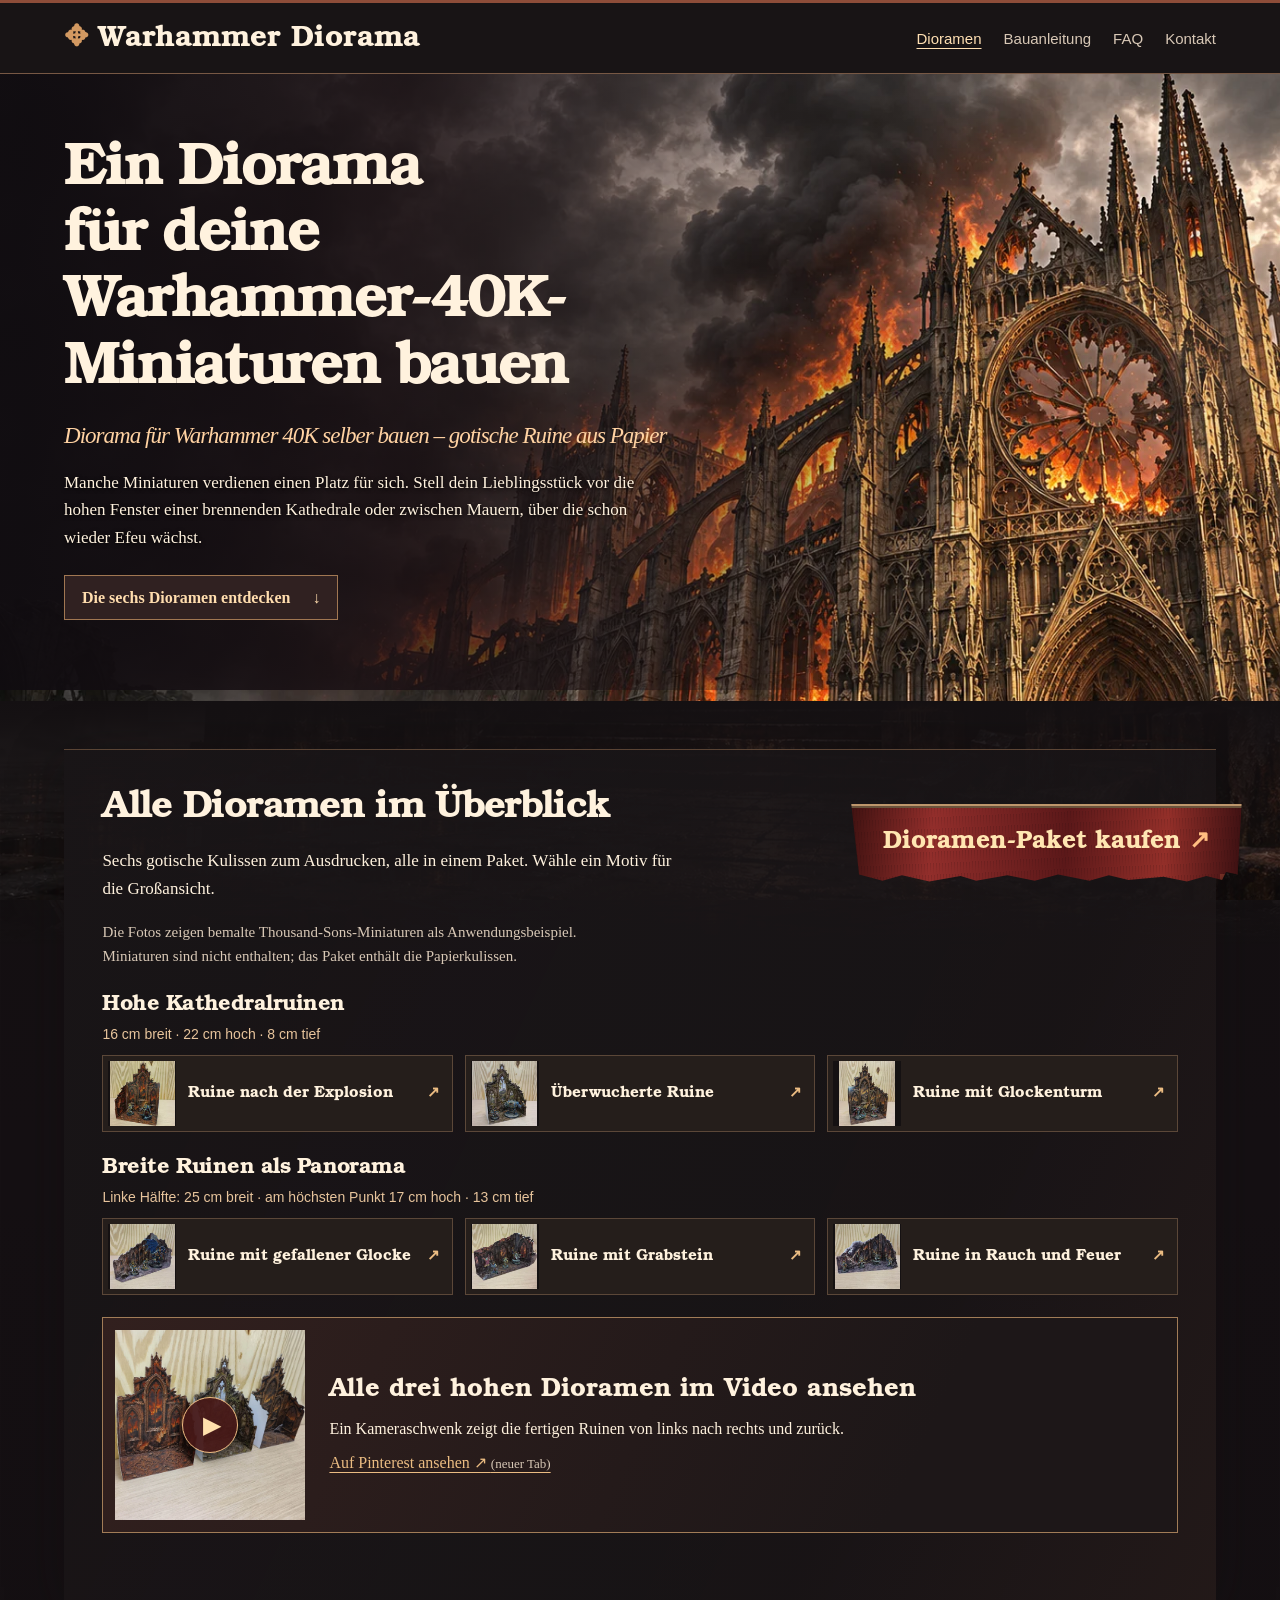
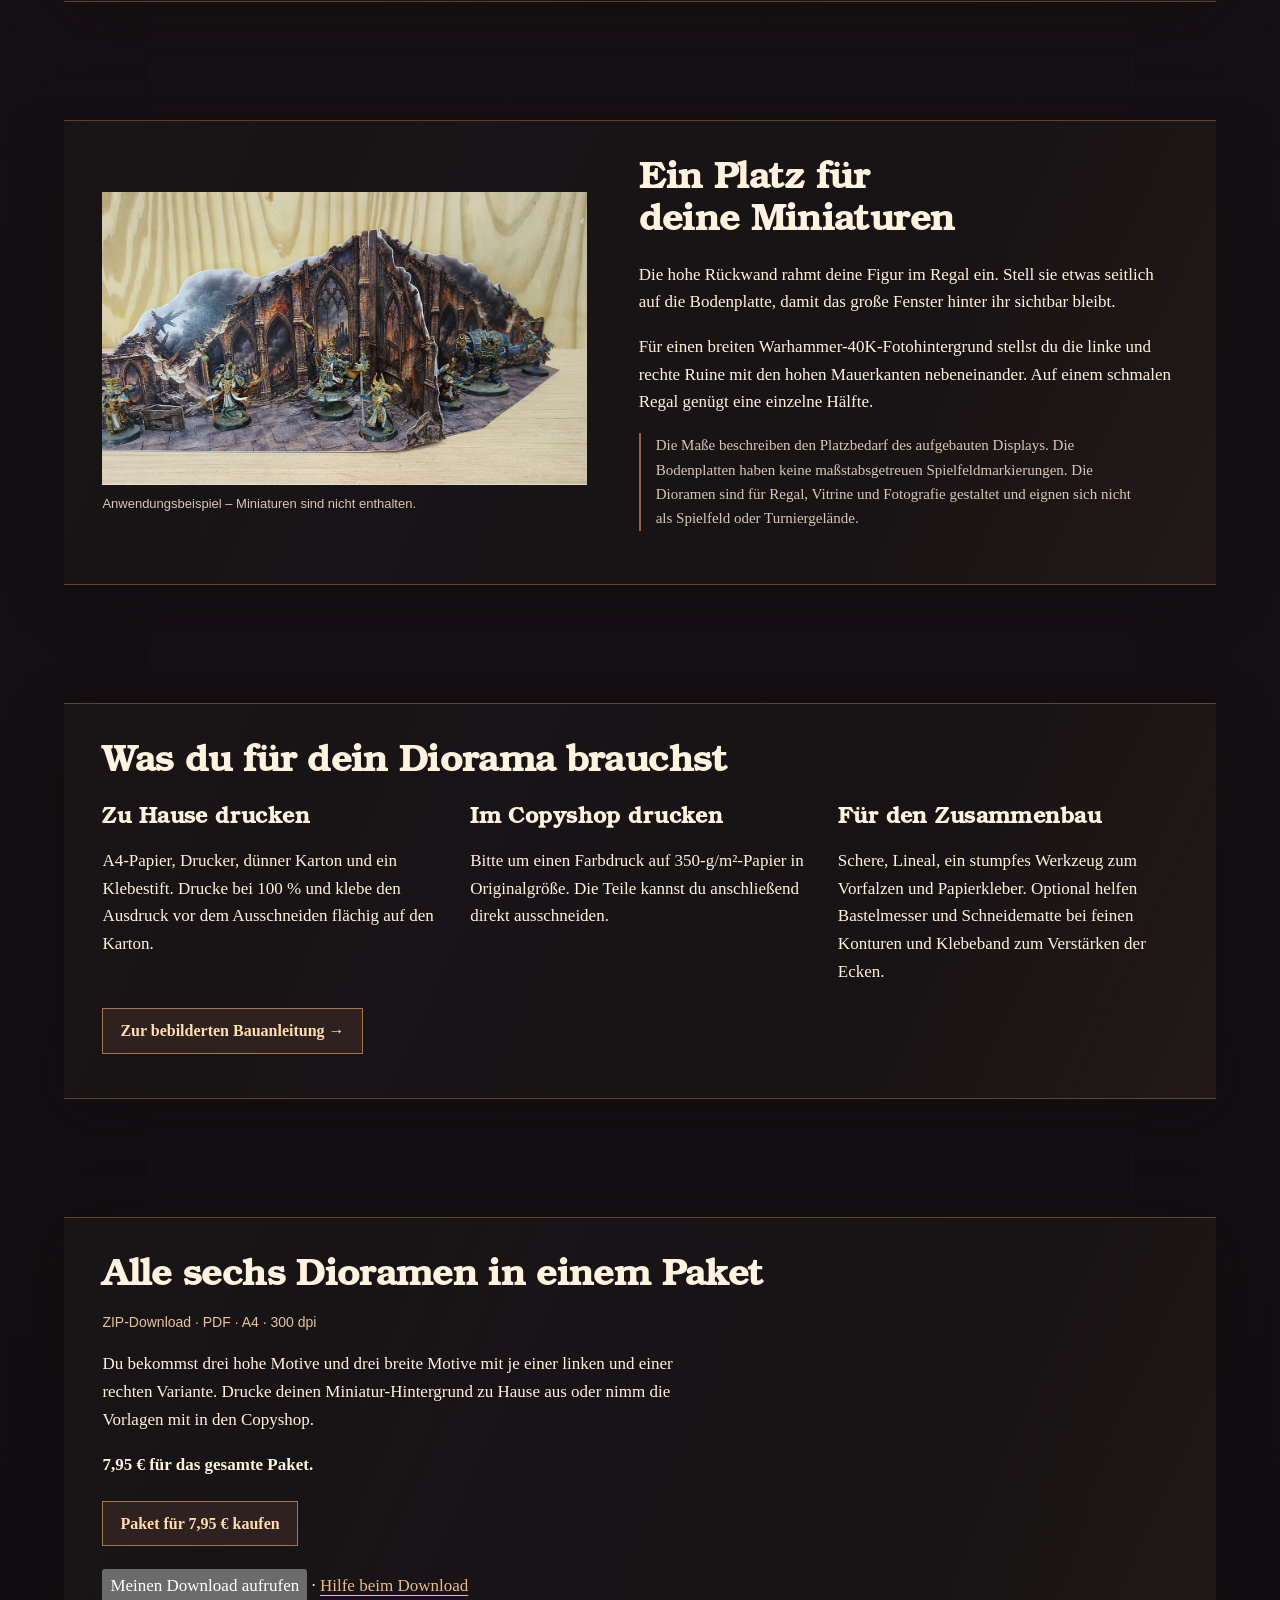
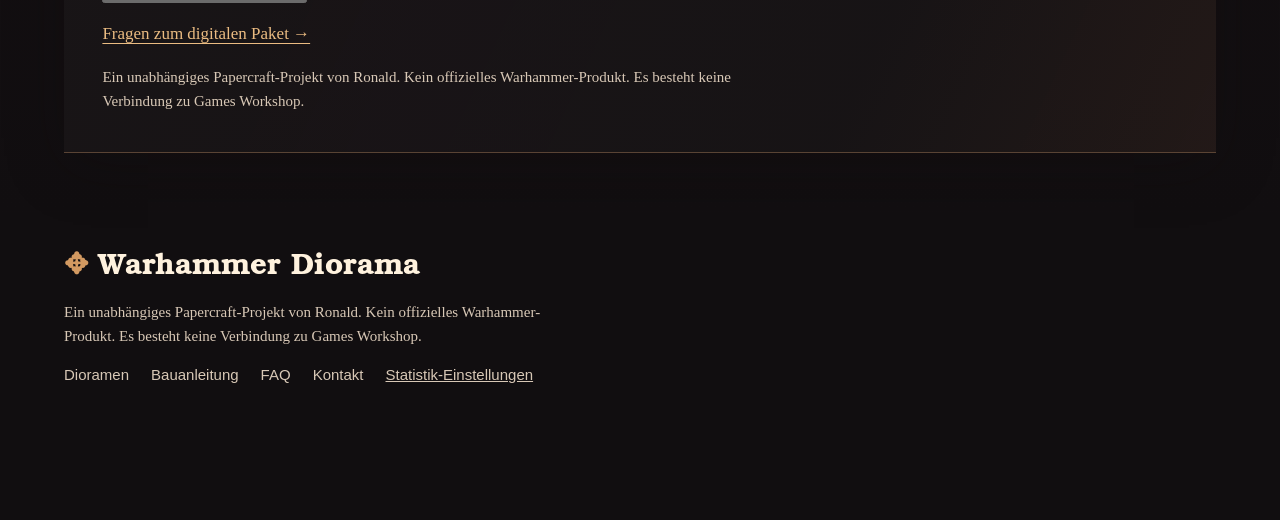
<file: index.html>
<!doctype html><html lang="de"><head><meta charset="utf-8"><meta name="viewport" content="width=device-width, initial-scale=1"><title>Diorama für Warhammer 40K selber bauen – gotische Ruine aus Papier</title><meta name="description" content="Sechs gotische Dioramen als Fotohintergrund für Warhammer-40K-Miniaturen. Entdecke die Motive, Maße und die bebilderte Bauanleitung."><meta name="theme-color" content="#171213"><link rel="icon" href="assets/rose.svg"><link rel="stylesheet" href="assets/style.css"><script src="assets/site.js" defer></script><script src="assets/checkout.js" defer></script></head><body><a class="skip" href="#inhalt">Zum Inhalt</a><header><div class="bar"><a class="brand" href="index.html"><span class="sigil" aria-hidden="true">✥</span> Warhammer Diorama</a><nav aria-label="Hauptnavigation"><a href="index.html" aria-current="page">Dioramen</a><a href="diorama-zum-ausdrucken/index.html" >Bauanleitung</a><a href="faq.html" >FAQ</a><a href="kontakt.html" >Kontakt</a></nav></div></header><main id="inhalt"><section class="hero "><div class="inner"><div class="lead"><h1>Ein Diorama für deine Warhammer-40K-Miniaturen bauen</h1><h2>Diorama für Warhammer 40K selber bauen – gotische Ruine aus Papier</h2><p>Manche Miniaturen verdienen einen Platz für sich. Stell dein Lieblingsstück vor die hohen Fenster einer brennenden Kathedrale oder zwischen Mauern, über die schon wieder Efeu wächst.</p><a class="action" href="#modelle">Die sechs Dioramen entdecken <b>↓</b></a></div></div></section><section class="zone nave" data-depth><div class="inner"><div id="modelle"><h2>Alle Dioramen im Überblick</h2><p>Sechs gotische Kulissen zum Ausdrucken, alle in einem Paket. Wähle ein Motiv für die Großansicht.</p><p class="fine">Die Fotos zeigen bemalte Thousand-Sons-Miniaturen als Anwendungsbeispiel. Miniaturen sind nicht enthalten; das Paket enthält die Papierkulissen.</p><div class="group"><h3>Hohe Kathedralruinen</h3><p>16 cm breit · 22 cm hoch · 8 cm tief</p><div class="tiles"><a class="tile" href="#ansicht-brand"><img loading="lazy" decoding="async" width="1200" height="1200" src="assets/brandruine-thousand-sons-klein.webp" alt="Zwei Thousand-Sons-Miniaturen im hohen Papierdiorama mit brennender Kathedrale" title="Zwei Thousand-Sons-Miniaturen im hohen Papierdiorama mit brennender Kathedrale"><span>Ruine nach der Explosion</span><b aria-hidden="true">↗</b></a><a class="tile" href="#ansicht-efeu"><img loading="lazy" decoding="async" width="1200" height="1200" src="assets/efeuruine-thousand-sons-helbrute-klein.webp" alt="Thousand-Sons-Miniatur und Helbrute vor einer überwucherten gotischen Papierruine" title="Thousand-Sons-Miniatur und Helbrute vor einer überwucherten gotischen Papierruine"><span>Überwucherte Ruine</span><b aria-hidden="true">↗</b></a><a class="tile" href="#ansicht-glockenturm"><img loading="lazy" decoding="async" width="1024" height="1200" src="assets/glockenturm-thousand-sons-klein.webp" alt="Zwei bemalte Thousand-Sons-Miniaturen vor der hohen gotischen Papierruine mit Glockenturm" title="Zwei bemalte Thousand-Sons-Miniaturen vor der hohen gotischen Papierruine mit Glockenturm"><span>Ruine mit Glockenturm</span><b aria-hidden="true">↗</b></a></div></div><div class="group"><h3>Breite Ruinen als Panorama</h3><p>Linke Hälfte: 25 cm breit · am höchsten Punkt 17 cm hoch · 13 cm tief</p><div class="tiles"><a class="tile" href="#ansicht-glocke"><img loading="lazy" decoding="async" width="1200" height="1200" src="assets/glockenruine-thousand-sons-klein.webp" alt="Thousand-Sons-Miniaturen und ein geflügelter Dämonenprinz in einer breiten Papierruine mit gefallener Glocke" title="Thousand-Sons-Miniaturen und ein geflügelter Dämonenprinz in einer breiten Papierruine mit gefallener Glocke"><span>Ruine mit gefallener Glocke</span><b aria-hidden="true">↗</b></a><a class="tile" href="#ansicht-grabstein"><img loading="lazy" decoding="async" width="1200" height="1200" src="assets/grabsteinruine-thousand-sons-klein.webp" alt="Bemalte Thousand-Sons-Miniaturen in einer breiten gotischen Papierruine mit Grabstein" title="Bemalte Thousand-Sons-Miniaturen in einer breiten gotischen Papierruine mit Grabstein"><span>Ruine mit Grabstein</span><b aria-hidden="true">↗</b></a><a class="tile" href="#ansicht-rauch"><img loading="lazy" decoding="async" width="1200" height="1200" src="assets/rauchruine-thousand-sons-klein.webp" alt="Vier Thousand-Sons-Miniaturen in einer einzelnen breiten Papierruine mit Rauchmotiv" title="Vier Thousand-Sons-Miniaturen in einer einzelnen breiten Papierruine mit Rauchmotiv"><span>Ruine in Rauch und Feuer</span><b aria-hidden="true">↗</b></a></div></div><a class="video-card" href="https://pin.it/5EqTO04B2" target="_blank" rel="noopener noreferrer">
  <span class="video-poster"><img src="assets/hohe-ruinen.webp" width="1000" height="1000" loading="lazy" decoding="async" alt="Die drei hohen Kathedralruinen nebeneinander"><span class="video-play" aria-hidden="true">&#9654;&#65038;</span></span>
  <span class="video-copy"><strong>Alle drei hohen Dioramen im Video ansehen</strong><span>Ein Kameraschwenk zeigt die fertigen Ruinen von links nach rechts und zurück.</span><span class="video-platform">Auf Pinterest ansehen ↗ <small>(neuer Tab)</small></span></span>
</a></div><article class="view" id="ansicht-brand" tabindex="-1"><div class="viewbox"><a class="close" href="#modelle" aria-label="Zurück zur Modellübersicht">×</a><div class="model-photos"><figure class="display-example"><img loading="lazy" decoding="async" width="1200" height="1200" src="assets/brandruine-thousand-sons.webp" alt="Zwei Thousand-Sons-Miniaturen im hohen Papierdiorama mit brennender Kathedrale" title="Zwei Thousand-Sons-Miniaturen im hohen Papierdiorama mit brennender Kathedrale"><figcaption>Anwendungsbeispiel – Miniaturen sind nicht enthalten.</figcaption></figure><details><summary>Diorama ohne Miniaturen ansehen</summary><img class="" loading="lazy" decoding="async" width="1000" height="1000" src="assets/brand.webp" alt="Ruine nach der Explosion"></details></div><div><h3>Ruine nach der Explosion</h3><p>Geborstene Balken, Feuer hinter den Spitzbogenfenstern und zwei Rosetten im Steinboden.</p><p class="measure">16 cm breit · 22 cm hoch · 8 cm tief</p><a href="diorama-zum-ausdrucken/index.html#hoch">Aufbau ansehen →</a></div></div></article><article class="view" id="ansicht-efeu" tabindex="-1"><div class="viewbox"><a class="close" href="#modelle" aria-label="Zurück zur Modellübersicht">×</a><div class="model-photos"><figure class="display-example"><img loading="lazy" decoding="async" width="1200" height="1200" src="assets/efeuruine-thousand-sons-helbrute.webp" alt="Thousand-Sons-Miniatur und Helbrute vor einer überwucherten gotischen Papierruine" title="Thousand-Sons-Miniatur und Helbrute vor einer überwucherten gotischen Papierruine"><figcaption>Anwendungsbeispiel – Miniaturen sind nicht enthalten.</figcaption></figure><details><summary>Diorama ohne Miniaturen ansehen</summary><img class="" loading="lazy" decoding="async" width="866" height="1000" src="assets/efeu.webp" alt="Überwucherte Ruine"></details></div><div><h3>Überwucherte Ruine</h3><p>Efeu wächst über die Mauern. Durch das hohe Fenster siehst du ein grünes Tal.</p><p class="measure">16 cm breit · 22 cm hoch · 8 cm tief</p><a href="diorama-zum-ausdrucken/index.html#hoch">Aufbau ansehen →</a></div></div></article><article class="view" id="ansicht-glockenturm" tabindex="-1"><div class="viewbox"><a class="close" href="#modelle" aria-label="Zurück zur Modellübersicht">×</a><div class="model-photos"><figure class="display-example"><img loading="lazy" decoding="async" width="1024" height="1200" src="assets/glockenturm-thousand-sons.webp" alt="Zwei bemalte Thousand-Sons-Miniaturen vor der hohen gotischen Papierruine mit Glockenturm" title="Zwei bemalte Thousand-Sons-Miniaturen vor der hohen gotischen Papierruine mit Glockenturm"><figcaption>Anwendungsbeispiel – Miniaturen sind nicht enthalten.</figcaption></figure><details><summary>Diorama ohne Miniaturen ansehen</summary><img class="" loading="lazy" decoding="async" width="1000" height="1000" src="assets/glockenturm.webp" alt="Ruine mit Glockenturm"></details></div><div><h3>Ruine mit Glockenturm</h3><p>Über dem großen Fenster hängt noch die Glocke. Auf dem Boden wiederholt sich ihr Umriss.</p><p class="measure">16 cm breit · 22 cm hoch · 8 cm tief</p><a href="diorama-zum-ausdrucken/index.html#hoch">Aufbau ansehen →</a></div></div></article><article class="view" id="ansicht-glocke" tabindex="-1"><div class="viewbox"><a class="close" href="#modelle" aria-label="Zurück zur Modellübersicht">×</a><div class="model-photos"><figure class="display-example"><img loading="lazy" decoding="async" width="1200" height="1200" src="assets/glockenruine-thousand-sons.webp" alt="Thousand-Sons-Miniaturen und ein geflügelter Dämonenprinz in einer breiten Papierruine mit gefallener Glocke" title="Thousand-Sons-Miniaturen und ein geflügelter Dämonenprinz in einer breiten Papierruine mit gefallener Glocke"><figcaption>Anwendungsbeispiel – Miniaturen sind nicht enthalten.</figcaption></figure><details><summary>Diorama ohne Miniaturen ansehen</summary><img class="" loading="lazy" decoding="async" width="1020" height="612" src="assets/glocke.webp" alt="Ruine mit gefallener Glocke"></details><details><summary>Detail mit geflügeltem Dämonenprinzen ansehen</summary><figure class="display-example"><img loading="lazy" decoding="async" width="1200" height="1200" src="assets/daemoenenprinz-papierdiorama-detail.webp" alt="Detail eines blau bemalten geflügelten Dämonenprinzen vor gotischen Papierfenstern" title="Detail eines blau bemalten geflügelten Dämonenprinzen vor gotischen Papierfenstern"><figcaption>Anwendungsbeispiel – Miniaturen sind nicht enthalten.</figcaption></figure></details></div><div><h3>Ruine mit gefallener Glocke</h3><p>Vor den schmalen Fensterbögen liegt eine umgestürzte Glocke auf dem grauen Pflaster.</p><p class="measure">Linke Hälfte: 25 cm breit · 17 cm hoch · 13 cm tief</p><a href="diorama-zum-ausdrucken/index.html#breit">Aufbau ansehen →</a></div></div></article><article class="view" id="ansicht-grabstein" tabindex="-1"><div class="viewbox"><a class="close" href="#modelle" aria-label="Zurück zur Modellübersicht">×</a><div class="model-photos"><figure class="display-example"><img loading="lazy" decoding="async" width="1200" height="1200" src="assets/grabsteinruine-thousand-sons.webp" alt="Bemalte Thousand-Sons-Miniaturen in einer breiten gotischen Papierruine mit Grabstein" title="Bemalte Thousand-Sons-Miniaturen in einer breiten gotischen Papierruine mit Grabstein"><figcaption>Anwendungsbeispiel – Miniaturen sind nicht enthalten.</figcaption></figure><details><summary>Diorama ohne Miniaturen ansehen</summary><img class="" loading="lazy" decoding="async" width="1020" height="600" src="assets/grabstein.webp" alt="Ruine mit Grabstein"></details><details><summary>Beide Hälften mit Miniaturen ansehen</summary><figure class="display-example"><img loading="lazy" decoding="async" width="1200" height="635" src="assets/grabsteinpanorama-thousand-sons.webp" alt="Linke und rechte gotische Papierruine mit Grabstein als Panorama für Thousand-Sons-Miniaturen" title="Linke und rechte gotische Papierruine mit Grabstein als Panorama für Thousand-Sons-Miniaturen"><figcaption>Anwendungsbeispiel – Miniaturen sind nicht enthalten.</figcaption></figure></details></div><div><h3>Ruine mit Grabstein</h3><p>Ein einzelner Grabstein steht vor den zerbrochenen Fenstern des Kirchenschiffs.</p><p class="measure">Linke Hälfte: 25 cm breit · 17 cm hoch · 13 cm tief</p><a href="diorama-zum-ausdrucken/index.html#breit">Aufbau ansehen →</a></div></div></article><article class="view" id="ansicht-rauch" tabindex="-1"><div class="viewbox"><a class="close" href="#modelle" aria-label="Zurück zur Modellübersicht">×</a><div class="model-photos"><figure class="display-example"><img loading="lazy" decoding="async" width="1200" height="1200" src="assets/rauchruine-thousand-sons.webp" alt="Vier Thousand-Sons-Miniaturen in einer einzelnen breiten Papierruine mit Rauchmotiv" title="Vier Thousand-Sons-Miniaturen in einer einzelnen breiten Papierruine mit Rauchmotiv"><figcaption>Anwendungsbeispiel – Miniaturen sind nicht enthalten.</figcaption></figure><details><summary>Diorama ohne Miniaturen ansehen</summary><img class="" loading="lazy" decoding="async" width="1020" height="573" src="assets/rauch.webp" alt="Ruine in Rauch und Feuer"></details></div><div><h3>Ruine in Rauch und Feuer</h3><p>Dunkle Rauchwolken steigen hinter der eingestürzten Wand auf. Durch die Bögen leuchtet die brennende Stadt.</p><details><summary>Eine Hälfte als Einzelkulisse ansehen</summary><img loading="lazy" src="assets/einzelkulisse.webp" alt="Eine breite Ruine als einzelnes Display mit abgewinkelter Seitenwand"></details><p class="measure">Linke Hälfte: 25 cm breit · 17 cm hoch · 13 cm tief</p><a href="diorama-zum-ausdrucken/index.html#breit">Aufbau ansehen →</a></div></div></article></div></section><section class="zone stone"><div class="inner"><div class="feature"><figure class="display-example"><img loading="lazy" decoding="async" width="1200" height="725" src="assets/rauchpanorama-thousand-sons.webp" alt="Zwei breite Papierruinen als Panorama mit mehreren Thousand-Sons-Miniaturen" title="Zwei breite Papierruinen als Panorama mit mehreren Thousand-Sons-Miniaturen"><figcaption>Anwendungsbeispiel – Miniaturen sind nicht enthalten.</figcaption></figure><div><h2>Ein Platz für deine Miniaturen</h2><p>Die hohe Rückwand rahmt deine Figur im Regal ein. Stell sie etwas seitlich auf die Bodenplatte, damit das große Fenster hinter ihr sichtbar bleibt.</p><p>Für einen breiten Warhammer-40K-Fotohintergrund stellst du die linke und rechte Ruine mit den hohen Mauerkanten nebeneinander. Auf einem schmalen Regal genügt eine einzelne Hälfte.</p><p class="note">Die Maße beschreiben den Platzbedarf des aufgebauten Displays. Die Bodenplatten haben keine maßstabsgetreuen Spielfeldmarkierungen. Die Dioramen sind für Regal, Vitrine und Fotografie gestaltet und eignen sich nicht als Spielfeld oder Turniergelände.</p></div></div></div></section><section class="zone crypt"><div class="inner"><h2>Was du für dein Diorama brauchst</h2><div class="materials"><div><h3>Zu Hause drucken</h3><p>A4-Papier, Drucker, dünner Karton und ein Klebestift. Drucke bei 100 % und klebe den Ausdruck vor dem Ausschneiden flächig auf den Karton.</p></div><div><h3>Im Copyshop drucken</h3><p>Bitte um einen Farbdruck auf 350-g/m²-Papier in Originalgröße. Die Teile kannst du anschließend direkt ausschneiden.</p></div><div><h3>Für den Zusammenbau</h3><p>Schere, Lineal, ein stumpfes Werkzeug zum Vorfalzen und Papierkleber. Optional helfen Bastelmesser und Schneidematte bei feinen Konturen und Klebeband zum Verstärken der Ecken.</p></div></div><a class="action" href="diorama-zum-ausdrucken/index.html">Zur bebilderten Bauanleitung →</a></div></section><section class="zone deep"><div class="inner"><div id="paket" class="package"><h2>Alle sechs Dioramen in einem Paket</h2><p class="measure">ZIP-Download · PDF · A4 · 300 dpi</p><p>Du bekommst drei hohe Motive und drei breite Motive mit je einer linken und einer rechten Variante. Drucke deinen Miniatur-Hintergrund zu Hause aus oder nimm die Vorlagen mit in den Copyshop.</p><strong>7,95 € für das gesamte Paket.</strong><p><button type="button" class="action" id="buy">Paket für 7,95 € kaufen</button></p><p id="order-status" role="status" aria-live="polite"></p><p><a hidden id="zip">ZIP herunterladen</a></p><p><button type="button" id="recover">Meinen Download aufrufen</button> · <a href="kontakt.html?thema=download">Hilfe beim Download</a></p><p><a href="faq.html">Fragen zum digitalen Paket →</a></p><small>Ein unabhängiges Papercraft-Projekt von Ronald. Kein offizielles Warhammer-Produkt. Es besteht keine Verbindung zu Games Workshop.</small></div></div></section></main><footer><div class="inner"><div class="footername"><span class="sigil" aria-hidden="true">✥</span> Warhammer Diorama</div><p>Ein unabhängiges Papercraft-Projekt von Ronald. Kein offizielles Warhammer-Produkt. Es besteht keine Verbindung zu Games Workshop.</p><nav aria-label="Service"><a href="index.html" aria-current="page">Dioramen</a><a href="diorama-zum-ausdrucken/index.html" >Bauanleitung</a><a href="faq.html" >FAQ</a><a href="kontakt.html" >Kontakt</a><button type="button" data-consent-open>Statistik-Einstellungen</button></nav></div></footer><a class="pennant" href="index.html#paket">Dioramen-Paket kaufen <span aria-hidden="true">↗</span></a><dialog id="consent"><h2>Statistik-Einstellungen</h2><p>Darf Google Analytics Seitenaufrufe und Klicks messen? Du kannst deine Wahl jederzeit ändern.</p><button data-choice="no">Ablehnen</button> <button data-choice="yes">Statistik erlauben</button></dialog></body></html>
</file>
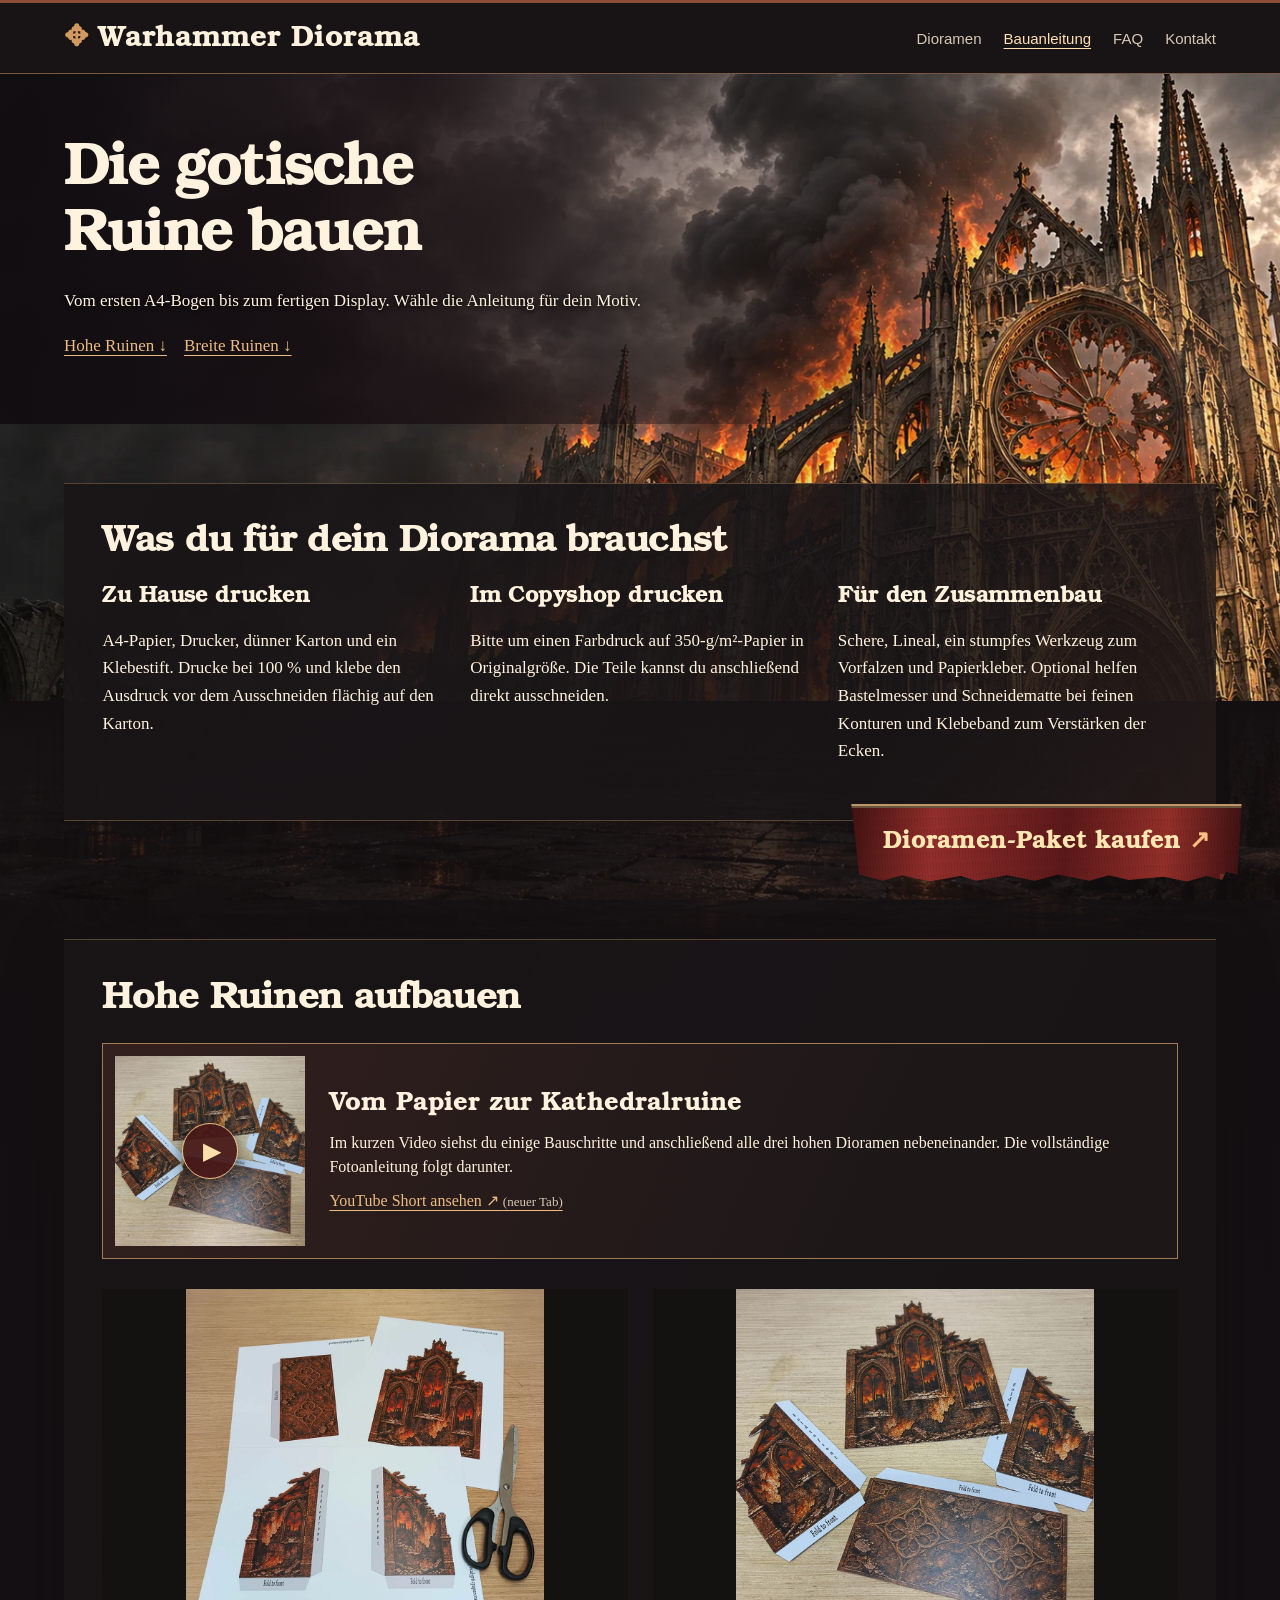
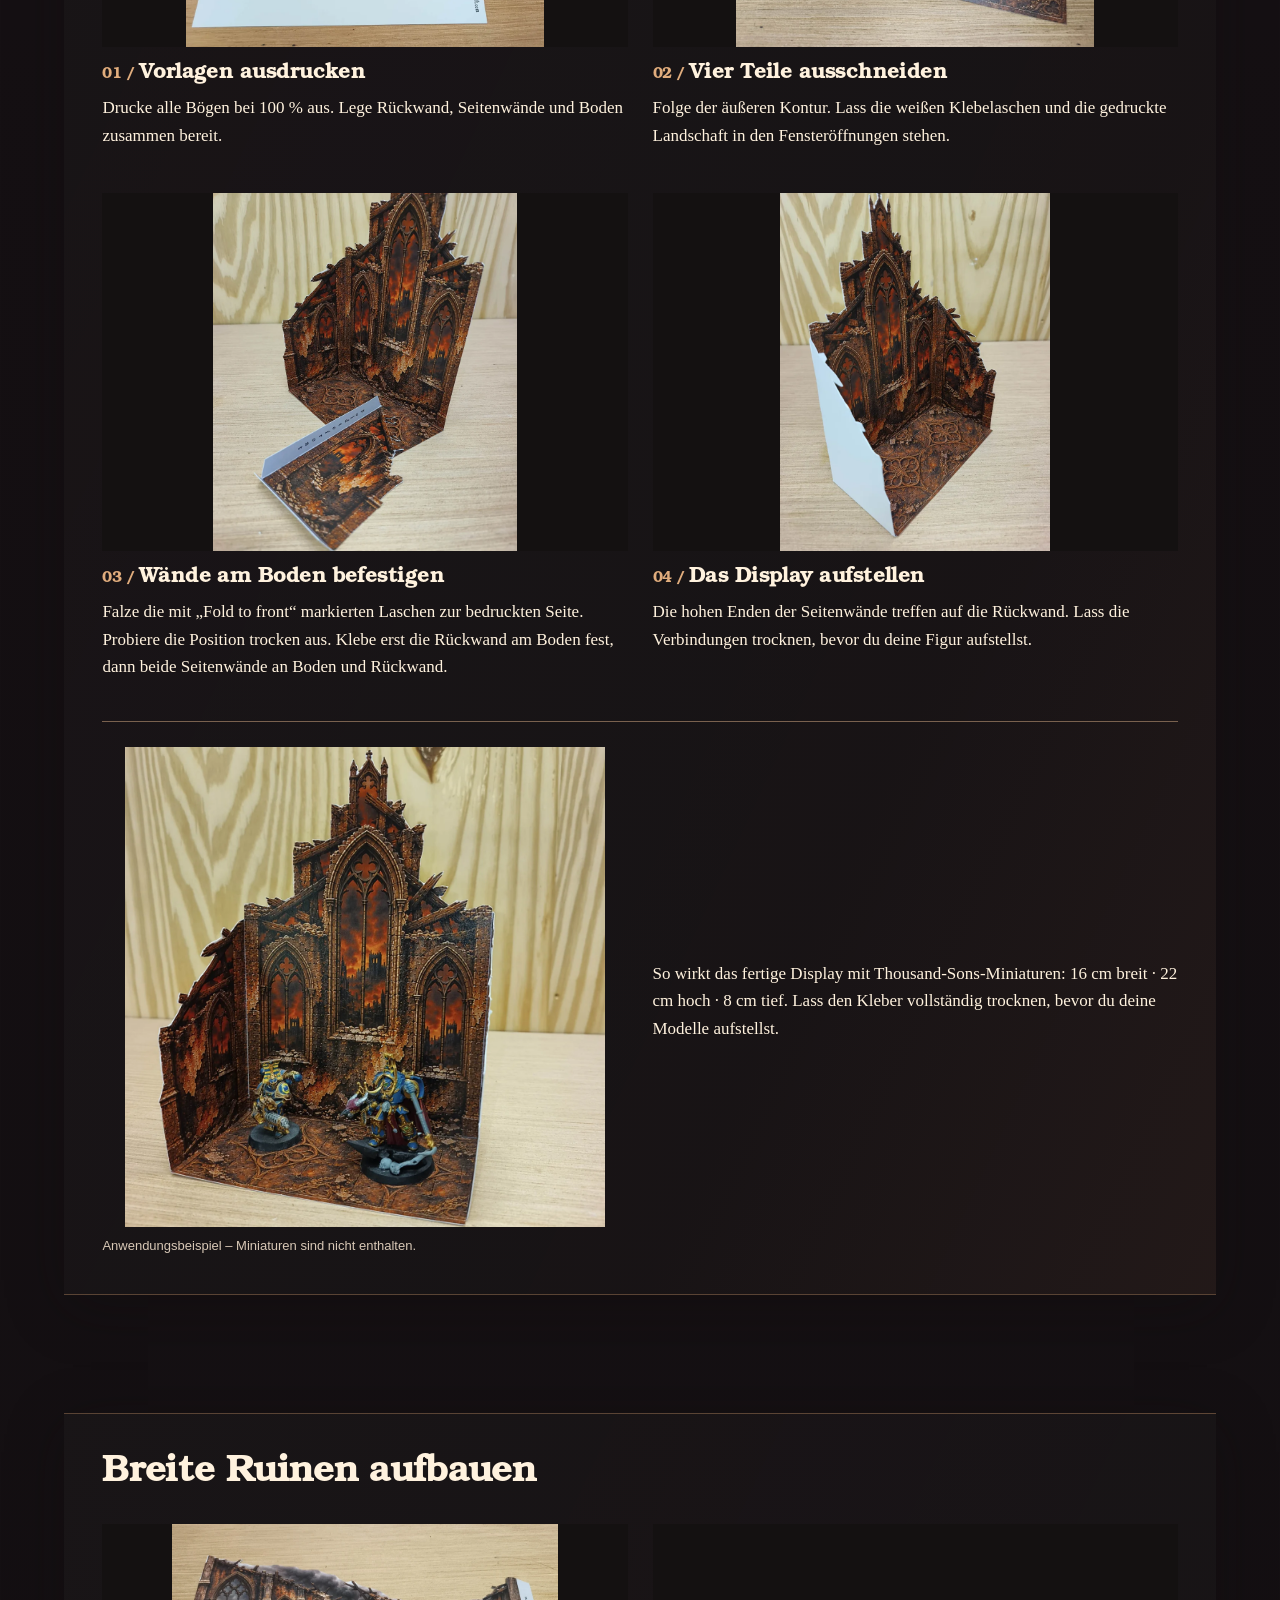
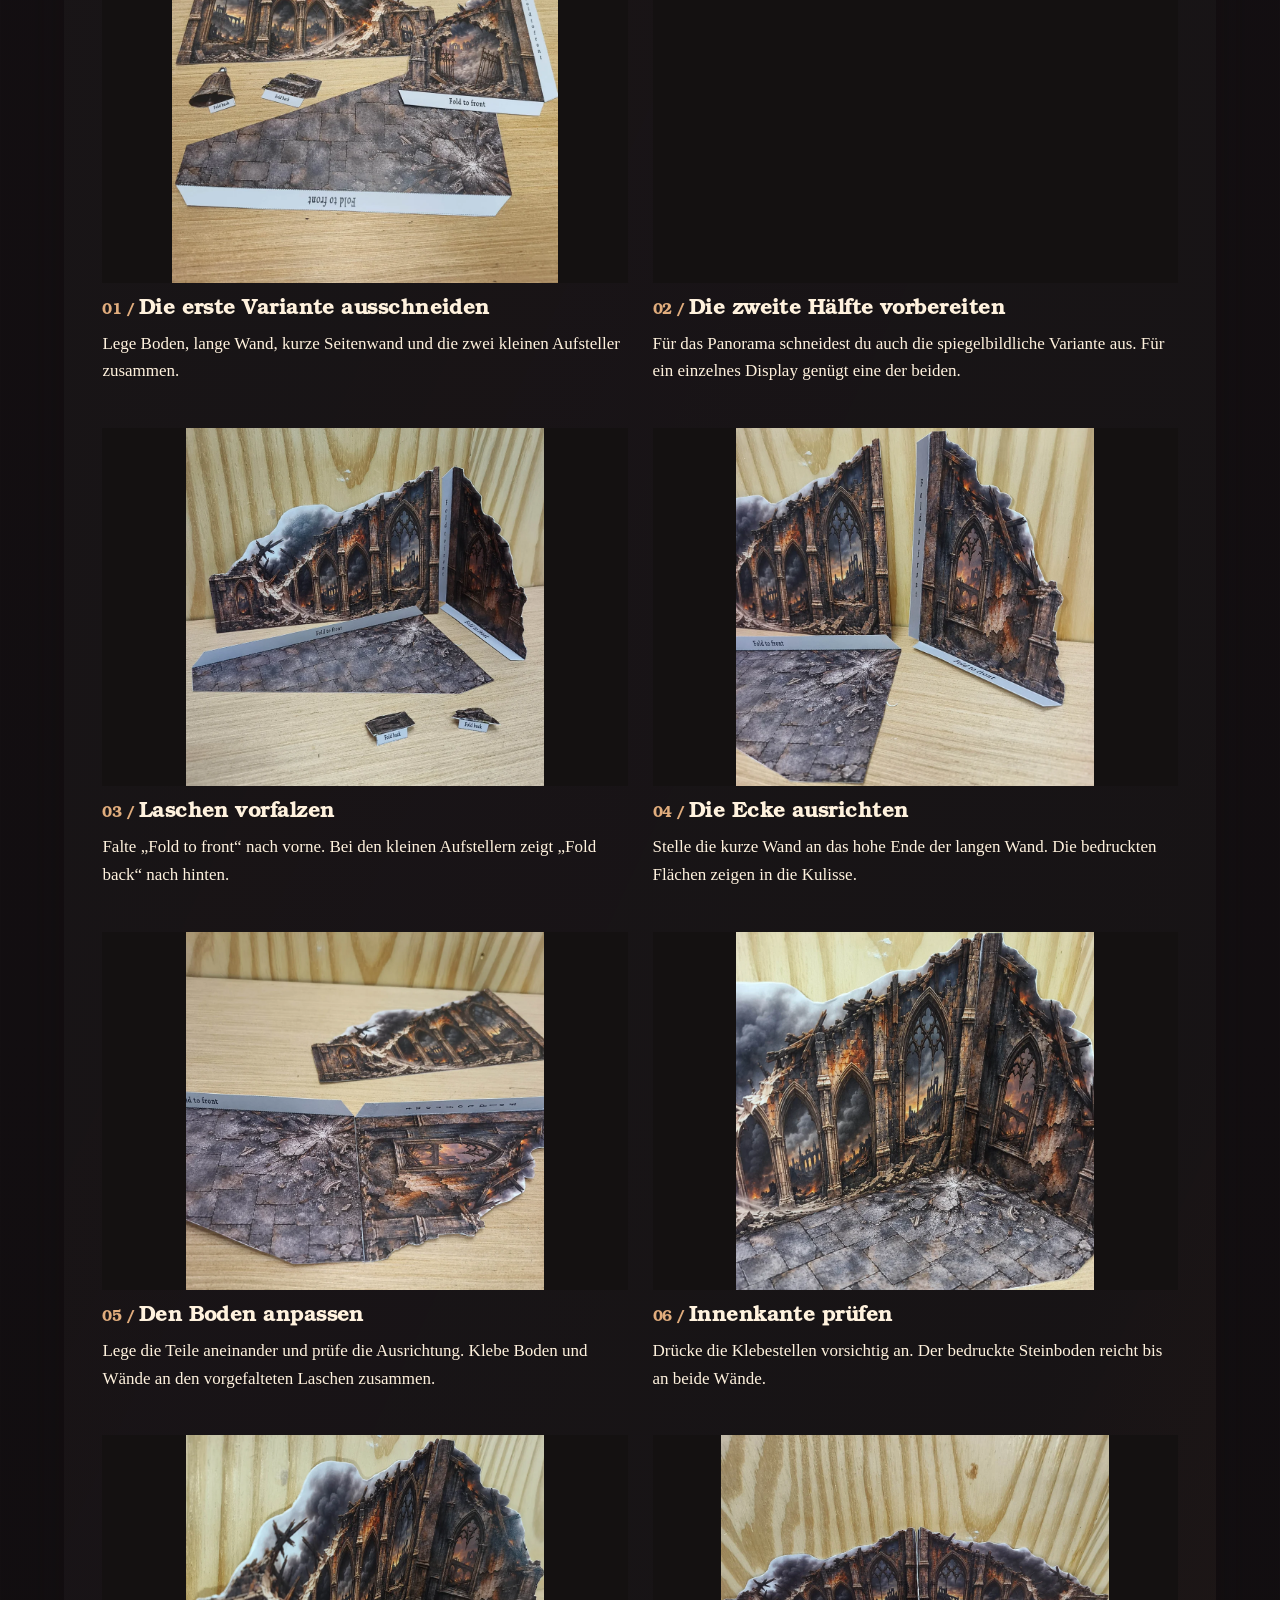
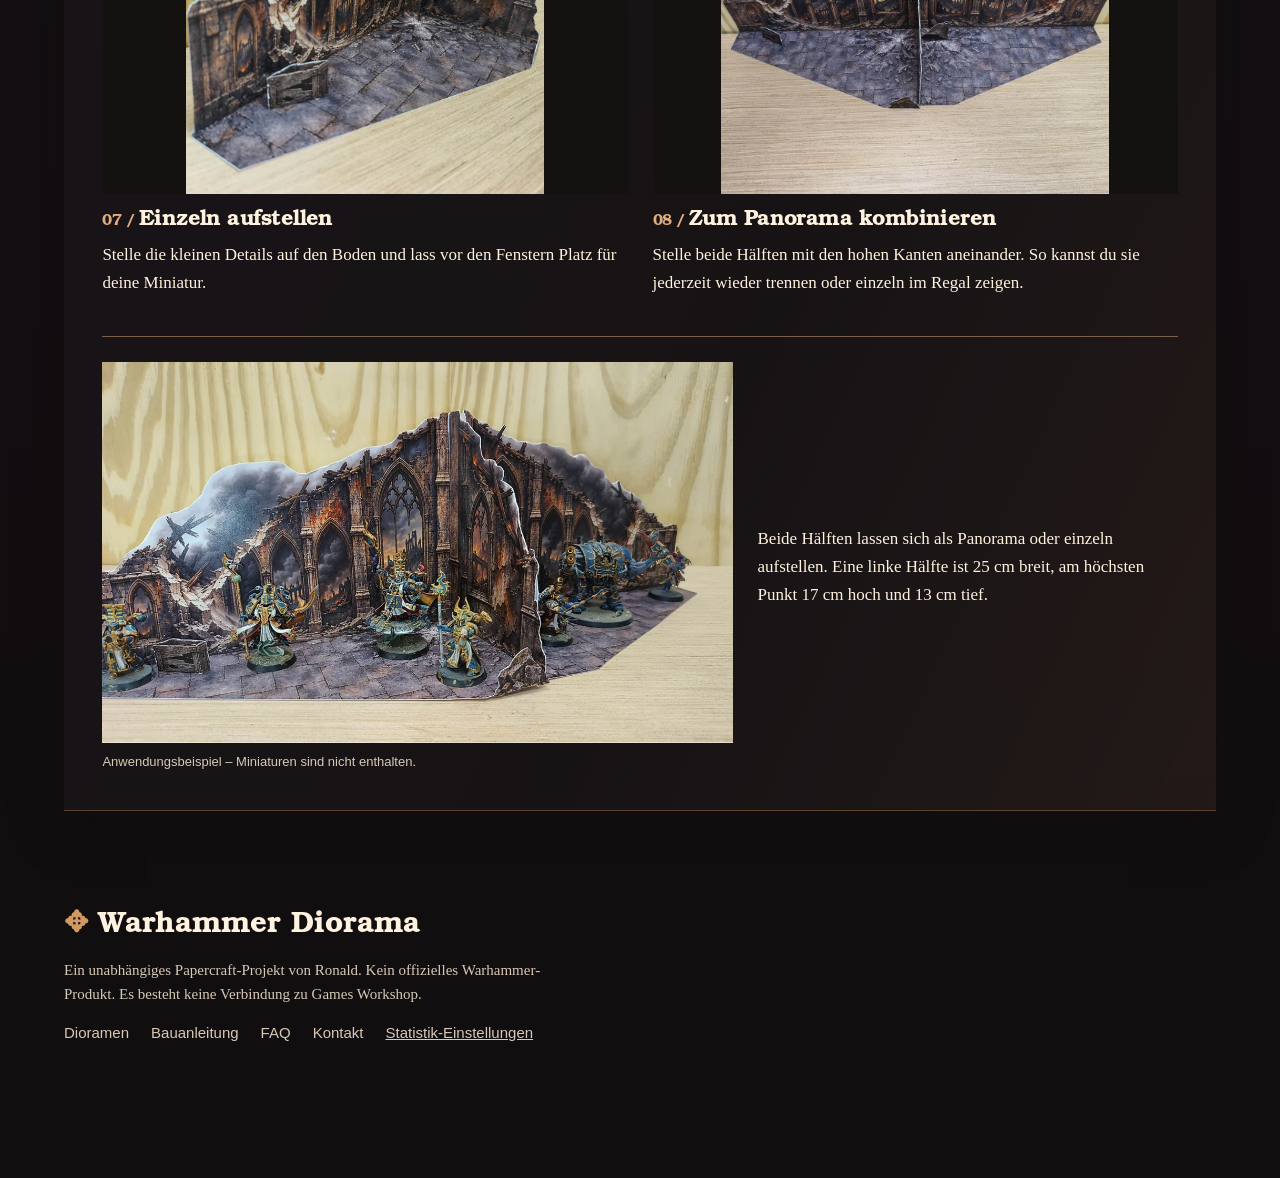
<file: diorama-zum-ausdrucken/index.html>
<!doctype html><html lang="de"><head><meta charset="utf-8"><meta name="viewport" content="width=device-width, initial-scale=1"><title>Diorama zum Ausdrucken – Bauanleitung für gotische Ruinen</title><meta name="description" content="Mit Fotos vom A4-Ausdruck zur fertigen gotischen Papierkulisse."><meta name="theme-color" content="#171213"><link rel="icon" href="../assets/rose.svg"><link rel="stylesheet" href="../assets/style.css"><script src="../assets/site.js" defer></script></head><body><a class="skip" href="#inhalt">Zum Inhalt</a><header><div class="bar"><a class="brand" href="../index.html"><span class="sigil" aria-hidden="true">✥</span> Warhammer Diorama</a><nav aria-label="Hauptnavigation"><a href="../index.html" >Dioramen</a><a href="../diorama-zum-ausdrucken/index.html" aria-current="page">Bauanleitung</a><a href="../faq.html" >FAQ</a><a href="../kontakt.html" >Kontakt</a></nav></div></header><main id="inhalt"><section class="hero sub"><div class="inner"><div class="lead"><h1>Die gotische Ruine bauen</h1><p>Vom ersten A4-Bogen bis zum fertigen Display. Wähle die Anleitung für dein Motiv.</p><a href="#hoch">Hohe Ruinen ↓</a>　<a href="#breit">Breite Ruinen ↓</a></div></div></section><section class="zone nave" data-depth><div class="inner"><h2>Was du für dein Diorama brauchst</h2><div class="materials"><div><h3>Zu Hause drucken</h3><p>A4-Papier, Drucker, dünner Karton und ein Klebestift. Drucke bei 100 % und klebe den Ausdruck vor dem Ausschneiden flächig auf den Karton.</p></div><div><h3>Im Copyshop drucken</h3><p>Bitte um einen Farbdruck auf 350-g/m²-Papier in Originalgröße. Die Teile kannst du anschließend direkt ausschneiden.</p></div><div><h3>Für den Zusammenbau</h3><p>Schere, Lineal, ein stumpfes Werkzeug zum Vorfalzen und Papierkleber. Optional helfen Bastelmesser und Schneidematte bei feinen Konturen und Klebeband zum Verstärken der Ecken.</p></div></div></div></section><section class="zone stone"><div class="inner"><div id="hoch"><h2>Hohe Ruinen aufbauen</h2><a class="video-card video-build" href="https://www.youtube.com/shorts/90LiwAqx7kA" target="_blank" rel="noopener noreferrer">
  <span class="video-poster"><img src="../assets/hoch-2.webp" width="1000" height="1000" loading="lazy" decoding="async" alt="Ausgeschnittene Wände und Boden des hohen Dioramas vor dem Zusammenbau"><span class="video-play" aria-hidden="true">&#9654;&#65038;</span></span>
  <span class="video-copy"><strong>Vom Papier zur Kathedralruine</strong><span>Im kurzen Video siehst du einige Bauschritte und anschließend alle drei hohen Dioramen nebeneinander. Die vollständige Fotoanleitung folgt darunter.</span><span class="video-platform">YouTube Short ansehen ↗ <small>(neuer Tab)</small></span></span>
</a><ol class="steps"><li><figure><img class="" loading="lazy" decoding="async" width="1000" height="1000" src="../assets/hoch-1.webp" alt="A4-Bögen mit drei Wandteilen, Boden und Schere"><figcaption><h3>Vorlagen ausdrucken</h3><p>Drucke alle Bögen bei 100 % aus. Lege Rückwand, Seitenwände und Boden zusammen bereit.</p></figcaption></figure></li><li><figure><img class="" loading="lazy" decoding="async" width="1000" height="1000" src="../assets/hoch-2.webp" alt="Ausgeschnittene Rückwand, zwei Seitenwände und Boden mit Laschen"><figcaption><h3>Vier Teile ausschneiden</h3><p>Folge der äußeren Kontur. Lass die weißen Klebelaschen und die gedruckte Landschaft in den Fensteröffnungen stehen.</p></figcaption></figure></li><li><figure><img class="" loading="lazy" decoding="async" width="850" height="1000" src="../assets/hoch-3.webp" alt="Erste Seitenwand steht, die zweite liegt mit gefalteter Lasche bereit"><figcaption><h3>Wände am Boden befestigen</h3><p>Falze die mit „Fold to front“ markierten Laschen zur bedruckten Seite. Probiere die Position trocken aus. Klebe erst die Rückwand am Boden fest, dann beide Seitenwände an Boden und Rückwand.</p></figcaption></figure></li><li><figure><img class="" loading="lazy" decoding="async" width="752" height="1000" src="../assets/hoch-4.webp" alt="Fertige Kathedralruine mit zwei Seitenwänden und gemustertem Boden"><figcaption><h3>Das Display aufstellen</h3><p>Die hohen Enden der Seitenwände treffen auf die Rückwand. Lass die Verbindungen trocknen, bevor du deine Figur aufstellst.</p></figcaption></figure></li></ol><div class="finished-display"><figure class="display-example"><img loading="lazy" decoding="async" width="1200" height="1200" src="../assets/brandruine-thousand-sons.webp" alt="Zwei Thousand-Sons-Miniaturen im hohen Papierdiorama mit brennender Kathedrale" title="Zwei Thousand-Sons-Miniaturen im hohen Papierdiorama mit brennender Kathedrale"><figcaption>Anwendungsbeispiel – Miniaturen sind nicht enthalten.</figcaption></figure><p>So wirkt das fertige Display mit Thousand-Sons-Miniaturen: 16 cm breit · 22 cm hoch · 8 cm tief. Lass den Kleber vollständig trocknen, bevor du deine Modelle aufstellst.</p></div></div></div></section><section class="zone crypt"><div class="inner"><div id="breit"><h2>Breite Ruinen aufbauen</h2><ol class="steps"><li><figure><img class="" loading="lazy" decoding="async" width="1020" height="948" src="../assets/panorama-1.webp" alt="Ausgeschnittene Teile mit Glocke und Trümmerstück"><figcaption><h3>Die erste Variante ausschneiden</h3><p>Lege Boden, lange Wand, kurze Seitenwand und die zwei kleinen Aufsteller zusammen.</p></figcaption></figure></li><li><figure><img class="" loading="lazy" decoding="async" width="1000" height="1000" src="../assets/panorama-2.webp" alt="Spiegelbildliche Wandteile mit Kiste und Schutt"><figcaption><h3>Die zweite Hälfte vorbereiten</h3><p>Für das Panorama schneidest du auch die spiegelbildliche Variante aus. Für ein einzelnes Display genügt eine der beiden.</p></figcaption></figure></li><li><figure><img class="" loading="lazy" decoding="async" width="1000" height="1000" src="../assets/panorama-3.webp" alt="Ausgelegte Teile mit gefalteten Laschen"><figcaption><h3>Laschen vorfalzen</h3><p>Falte „Fold to front“ nach vorne. Bei den kleinen Aufstellern zeigt „Fold back“ nach hinten.</p></figcaption></figure></li><li><figure><img class="" loading="lazy" decoding="async" width="1000" height="1000" src="../assets/panorama-4.webp" alt="Seitenwand mit seitlicher und unterer Klebelasche"><figcaption><h3>Die Ecke ausrichten</h3><p>Stelle die kurze Wand an das hohe Ende der langen Wand. Die bedruckten Flächen zeigen in die Kulisse.</p></figcaption></figure></li><li><figure><img class="" loading="lazy" decoding="async" width="1000" height="1000" src="../assets/panorama-5.webp" alt="Boden und Wand flach mit vorgefalteten Klebelaschen"><figcaption><h3>Den Boden anpassen</h3><p>Lege die Teile aneinander und prüfe die Ausrichtung. Klebe Boden und Wände an den vorgefalteten Laschen zusammen.</p></figcaption></figure></li><li><figure><img class="" loading="lazy" decoding="async" width="1000" height="1000" src="../assets/panorama-6.webp" alt="Detailansicht der verklebten Innenecke"><figcaption><h3>Innenkante prüfen</h3><p>Drücke die Klebestellen vorsichtig an. Der bedruckte Steinboden reicht bis an beide Wände.</p></figcaption></figure></li><li><figure><img class="" loading="lazy" decoding="async" width="1000" height="1000" src="../assets/panorama-7.webp" alt="Einzelne breite Ruine mit Kiste im Vordergrund"><figcaption><h3>Einzeln aufstellen</h3><p>Stelle die kleinen Details auf den Boden und lass vor den Fenstern Platz für deine Miniatur.</p></figcaption></figure></li><li><figure><img class="" loading="lazy" decoding="async" width="1020" height="944" src="../assets/panorama-8.webp" alt="Zwei breite Hälften bilden ein durchgehendes Panorama"><figcaption><h3>Zum Panorama kombinieren</h3><p>Stelle beide Hälften mit den hohen Kanten aneinander. So kannst du sie jederzeit wieder trennen oder einzeln im Regal zeigen.</p></figcaption></figure></li></ol><div class="finished-display panorama-example"><figure class="display-example"><img loading="lazy" decoding="async" width="1200" height="725" src="../assets/rauchpanorama-thousand-sons.webp" alt="Zwei breite Papierruinen als Panorama mit mehreren Thousand-Sons-Miniaturen" title="Zwei breite Papierruinen als Panorama mit mehreren Thousand-Sons-Miniaturen"><figcaption>Anwendungsbeispiel – Miniaturen sind nicht enthalten.</figcaption></figure><p>Beide Hälften lassen sich als Panorama oder einzeln aufstellen. Eine linke Hälfte ist 25 cm breit, am höchsten Punkt 17 cm hoch und 13 cm tief.</p></div></div></div></section></main><footer><div class="inner"><div class="footername"><span class="sigil" aria-hidden="true">✥</span> Warhammer Diorama</div><p>Ein unabhängiges Papercraft-Projekt von Ronald. Kein offizielles Warhammer-Produkt. Es besteht keine Verbindung zu Games Workshop.</p><nav aria-label="Service"><a href="../index.html" >Dioramen</a><a href="../diorama-zum-ausdrucken/index.html" aria-current="page">Bauanleitung</a><a href="../faq.html" >FAQ</a><a href="../kontakt.html" >Kontakt</a><button type="button" data-consent-open>Statistik-Einstellungen</button></nav></div></footer><a class="pennant" href="../index.html#paket">Dioramen-Paket kaufen <span aria-hidden="true">↗</span></a><dialog id="consent"><h2>Statistik-Einstellungen</h2><p>Darf Google Analytics Seitenaufrufe und Klicks messen? Du kannst deine Wahl jederzeit ändern.</p><button data-choice="no">Ablehnen</button> <button data-choice="yes">Statistik erlauben</button></dialog></body></html>
</file>
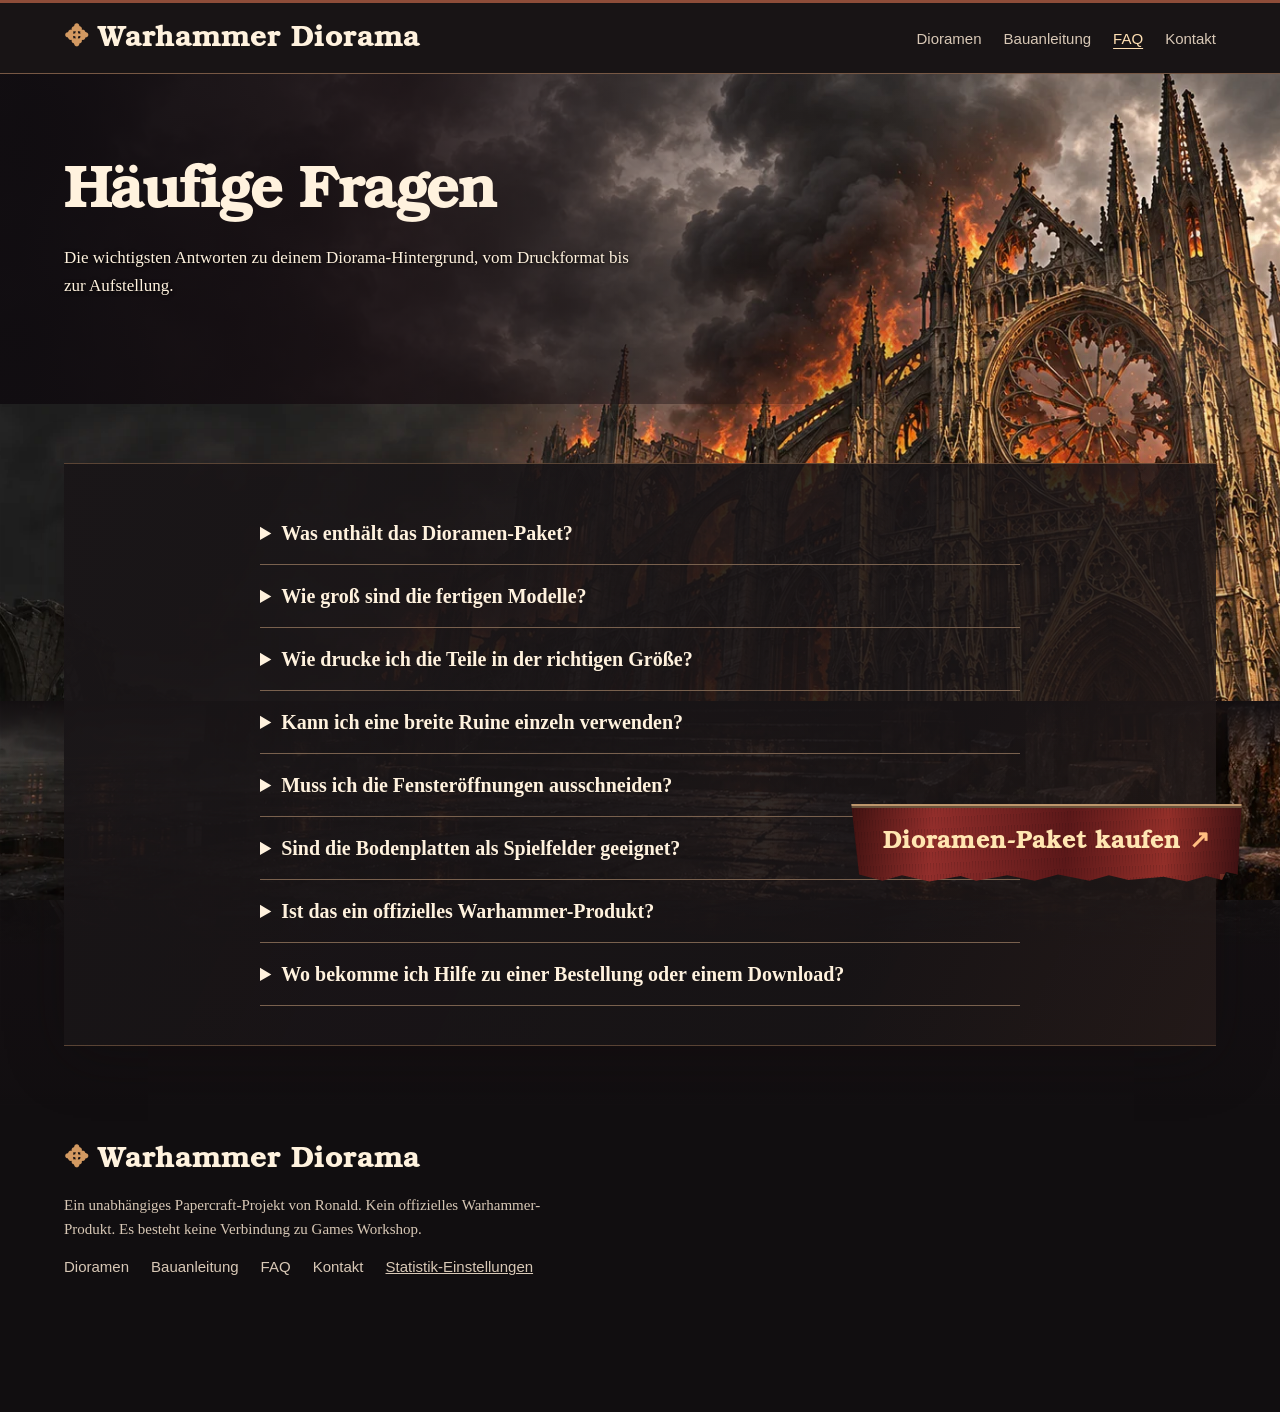
<file: faq.html>
<!doctype html><html lang="de"><head><meta charset="utf-8"><meta name="viewport" content="width=device-width, initial-scale=1"><title>Häufige Fragen zum Dioramen-Paket</title><meta name="description" content="Antworten zu Modellen, Druckgröße, Aufbau und Download."><meta name="theme-color" content="#171213"><link rel="icon" href="assets/rose.svg"><link rel="stylesheet" href="assets/style.css"><script src="assets/site.js" defer></script></head><body><a class="skip" href="#inhalt">Zum Inhalt</a><header><div class="bar"><a class="brand" href="index.html"><span class="sigil" aria-hidden="true">✥</span> Warhammer Diorama</a><nav aria-label="Hauptnavigation"><a href="index.html" >Dioramen</a><a href="diorama-zum-ausdrucken/index.html" >Bauanleitung</a><a href="faq.html" aria-current="page">FAQ</a><a href="kontakt.html" >Kontakt</a></nav></div></header><main id="inhalt"><section class="hero sub"><div class="inner"><div class="lead"><h1>Häufige Fragen</h1><p>Die wichtigsten Antworten zu deinem Diorama-Hintergrund, vom Druckformat bis zur Aufstellung.</p></div></div></section><section class="zone crypt"><div class="inner"><div class="reading"><details><summary>Was enthält das Dioramen-Paket?</summary><p>Für 7,95 € erhältst du alle sechs Motive zusammen als ZIP-Archiv mit druckfertigen A4-PDFs in 300 dpi. Darin sind drei hohe Ruinen und drei breite Motive mit linker und rechter Variante enthalten.</p></details><details><summary>Wie groß sind die fertigen Modelle?</summary><p>Hohe Modelle sind 16 cm breit, 22 cm hoch und 8 cm tief. Eine linke Hälfte der breiten Modelle misst 25 cm in der Breite, 17 cm am höchsten Punkt und 13 cm in der Tiefe.</p></details><details><summary>Wie drucke ich die Teile in der richtigen Größe?</summary><p>Wähle A4 und „Tatsächliche Größe“ bzw. 100 %. Verwende für alle Bögen dieselbe Einstellung. Im Copyshop kannst du direkt auf 350-g/m²-Papier drucken lassen.</p></details><details><summary>Kann ich eine breite Ruine einzeln verwenden?</summary><p>Ja. Baue die linke oder rechte Hälfte als einzelne Kulisse. Zusammen ergeben sie ein breites Panorama.</p></details><details><summary>Muss ich die Fensteröffnungen ausschneiden?</summary><p>Der Ausblick durch die Spitzbögen ist aufgedruckt. Schneide entlang der äußeren Mauerkante und lass die Landschaft in den Fenstern stehen.</p></details><details><summary>Sind die Bodenplatten als Spielfelder geeignet?</summary><p>Die Flächen sind frei gestaltete Fotokulissen für Miniaturen. Sie haben keine verbindlichen Spielmaße oder Turniermarkierungen.</p></details><details><summary>Ist das ein offizielles Warhammer-Produkt?</summary><p>Nein. Ronald gestaltet die Papierkulissen als unabhängiges Papercraft-Projekt. Es besteht keine Verbindung zu Games Workshop.</p></details><details><summary>Wo bekomme ich Hilfe zu einer Bestellung oder einem Download?</summary><p>Wähle im <a href="kontakt.html?thema=download">Kontaktformular „Hilfe beim Download“</a>. Wenn du eine Bestell- oder Rechnungsnummer hast, gib sie bitte an.</p></details></div></div></section></main><footer><div class="inner"><div class="footername"><span class="sigil" aria-hidden="true">✥</span> Warhammer Diorama</div><p>Ein unabhängiges Papercraft-Projekt von Ronald. Kein offizielles Warhammer-Produkt. Es besteht keine Verbindung zu Games Workshop.</p><nav aria-label="Service"><a href="index.html" >Dioramen</a><a href="diorama-zum-ausdrucken/index.html" >Bauanleitung</a><a href="faq.html" aria-current="page">FAQ</a><a href="kontakt.html" >Kontakt</a><button type="button" data-consent-open>Statistik-Einstellungen</button></nav></div></footer><a class="pennant" href="index.html#paket">Dioramen-Paket kaufen <span aria-hidden="true">↗</span></a><dialog id="consent"><h2>Statistik-Einstellungen</h2><p>Darf Google Analytics Seitenaufrufe und Klicks messen? Du kannst deine Wahl jederzeit ändern.</p><button data-choice="no">Ablehnen</button> <button data-choice="yes">Statistik erlauben</button></dialog></body></html>
</file>
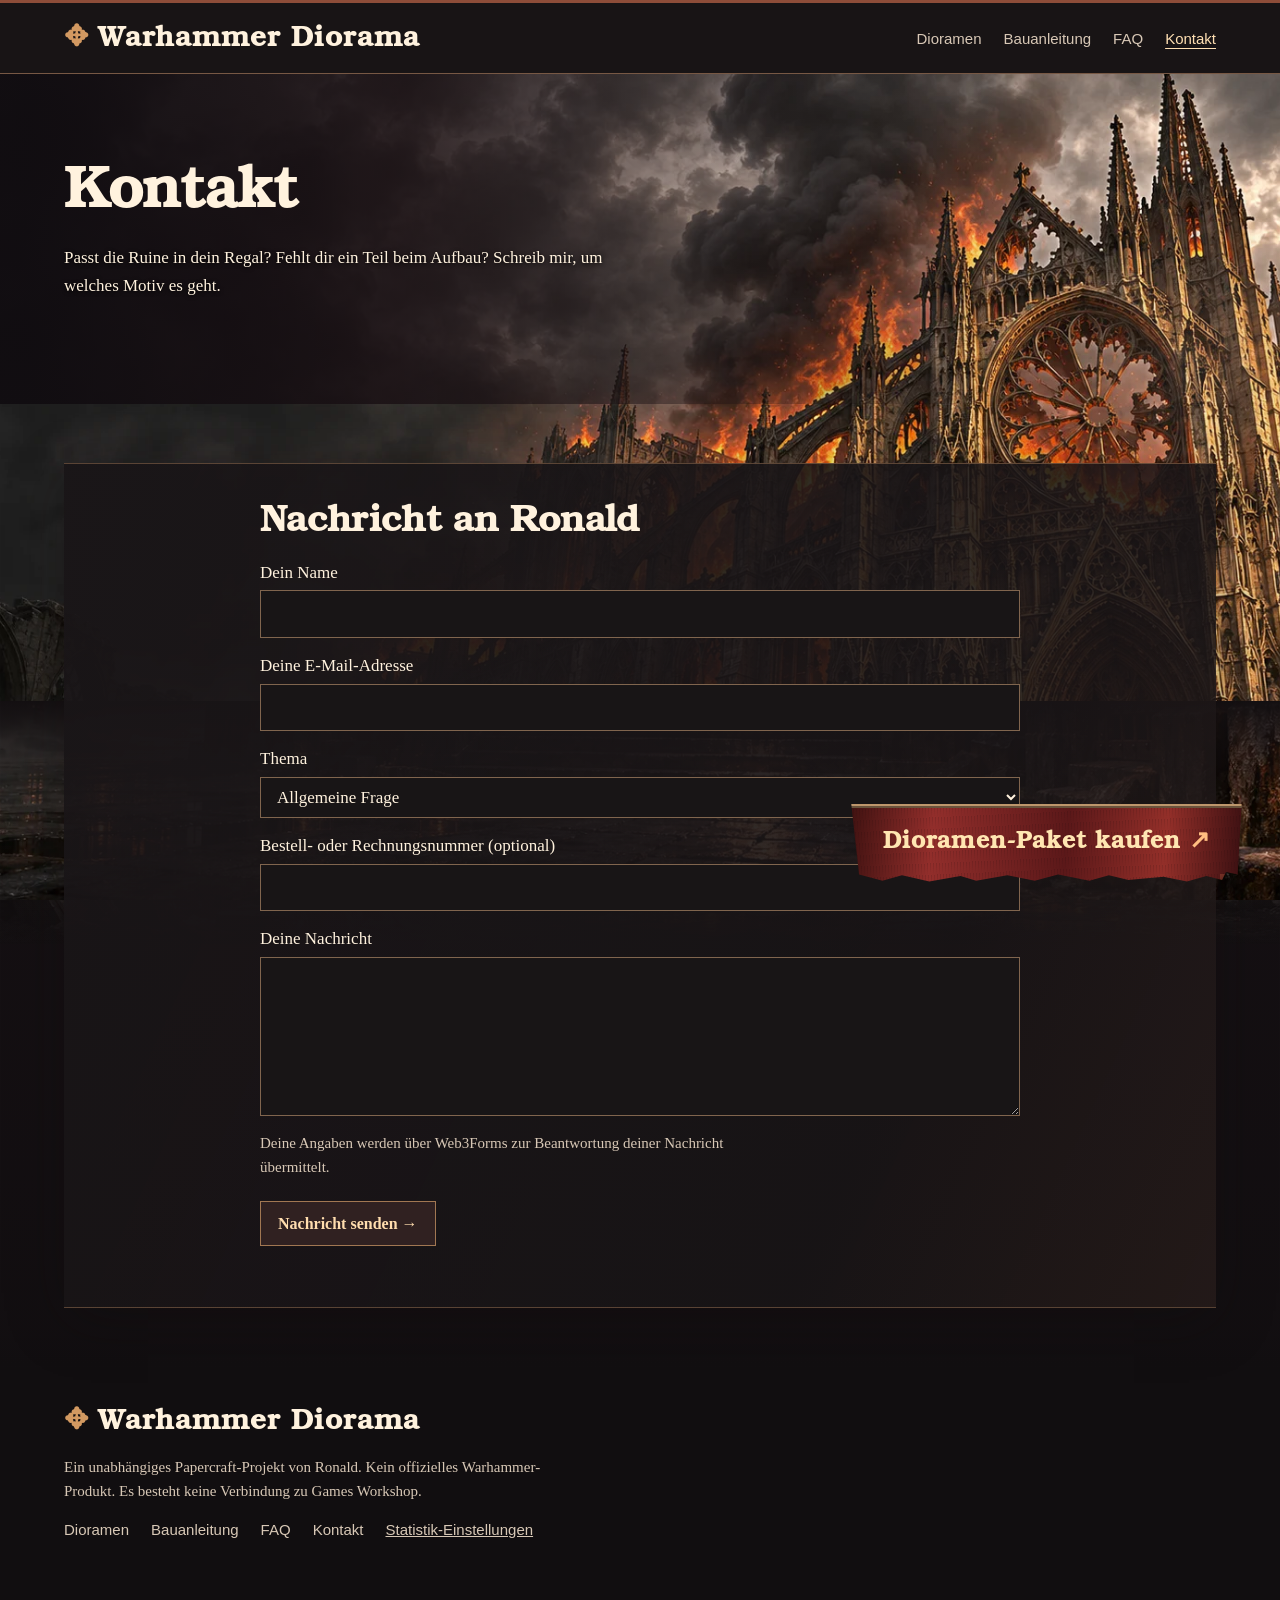
<file: kontakt.html>
<!doctype html><html lang="de"><head><meta charset="utf-8"><meta name="viewport" content="width=device-width, initial-scale=1"><title>Kontakt zu Ronald – Warhammer Diorama</title><meta name="description" content="Fragen zum Aufbau, zum Paket oder Hilfe beim Download."><meta name="theme-color" content="#171213"><link rel="icon" href="assets/rose.svg"><link rel="stylesheet" href="assets/style.css"><script src="assets/site.js" defer></script></head><body><a class="skip" href="#inhalt">Zum Inhalt</a><header><div class="bar"><a class="brand" href="index.html"><span class="sigil" aria-hidden="true">✥</span> Warhammer Diorama</a><nav aria-label="Hauptnavigation"><a href="index.html" >Dioramen</a><a href="diorama-zum-ausdrucken/index.html" >Bauanleitung</a><a href="faq.html" >FAQ</a><a href="kontakt.html" aria-current="page">Kontakt</a></nav></div></header><main id="inhalt"><section class="hero sub"><div class="inner"><div class="lead"><h1>Kontakt</h1><p>Passt die Ruine in dein Regal? Fehlt dir ein Teil beim Aufbau? Schreib mir, um welches Motiv es geht.</p></div></div></section><section class="zone crypt"><div class="inner"><form id="contact" action="https://api.web3forms.com/submit" method="post"><h2>Nachricht an Ronald</h2><input type="hidden" name="access_key" value="fd8f6623-57c8-4db3-bf34-d246040c35b7"><input type="hidden" name="subject" value="Warhammer Diorama · Kontakt"><input type="checkbox" name="botcheck" hidden tabindex="-1"><label>Dein Name<input name="name" required autocomplete="name"></label><label>Deine E-Mail-Adresse<input type="email" name="email" required autocomplete="email"></label><label>Thema<select name="thema"><option>Allgemeine Frage</option><option>Frage zum Aufbau</option><option>Frage zum Paket</option><option>Hilfe beim Download</option></select></label><label>Bestell- oder Rechnungsnummer (optional)<input name="bestellnummer"></label><label>Deine Nachricht<textarea required rows="5" name="message"></textarea></label><p class="fine">Deine Angaben werden über Web3Forms zur Beantwortung deiner Nachricht übermittelt.</p><button class="action">Nachricht senden →</button><p role="status" id="feedback"></p></form></div></section></main><footer><div class="inner"><div class="footername"><span class="sigil" aria-hidden="true">✥</span> Warhammer Diorama</div><p>Ein unabhängiges Papercraft-Projekt von Ronald. Kein offizielles Warhammer-Produkt. Es besteht keine Verbindung zu Games Workshop.</p><nav aria-label="Service"><a href="index.html" >Dioramen</a><a href="diorama-zum-ausdrucken/index.html" >Bauanleitung</a><a href="faq.html" >FAQ</a><a href="kontakt.html" aria-current="page">Kontakt</a><button type="button" data-consent-open>Statistik-Einstellungen</button></nav></div></footer><a class="pennant" href="index.html#paket">Dioramen-Paket kaufen <span aria-hidden="true">↗</span></a><dialog id="consent"><h2>Statistik-Einstellungen</h2><p>Darf Google Analytics Seitenaufrufe und Klicks messen? Du kannst deine Wahl jederzeit ändern.</p><button data-choice="no">Ablehnen</button> <button data-choice="yes">Statistik erlauben</button></dialog></body></html>
</file>
<file: assets/style.css>
@font-face{font-family:Bookman;src:url(bookman.woff) format("woff");font-weight:600;font-display:swap}
:root{color-scheme:dark;--ink:#fff2de;--muted:#d8c8b6;--gold:#ebbc82;--line:#8d664c}
*{box-sizing:border-box}html{background:#100e0e;scroll-padding:24px}body{margin:0;background:#100e0e;color:var(--ink);font:17px/1.63 Georgia,serif}p{max-width:68ch}a{color:var(--gold);text-underline-offset:4px}button,input,textarea,select{font:inherit}button,summary,select{cursor:pointer}a:focus-visible,button:focus-visible,summary:focus-visible,input:focus-visible,textarea:focus-visible,select:focus-visible{outline:3px solid #ffd5a2;outline-offset:3px}.skip{position:absolute;left:-200vw}.skip:focus{z-index:20;left:8px;background:black}header{background:#181415;border-top:3px solid #8d4d39;border-bottom:1px solid #775844}.bar,.inner{width:min(1280px,90%);margin:auto}.bar{min-height:70px;display:flex;align-items:center;justify-content:space-between;gap:10px}.brand,.footername{font:600 clamp(20px,2.3vw,30px) Bookman,Georgia,serif;color:var(--ink);text-decoration:none}.sigil{color:#d29961}.bar nav,footer nav{display:flex;flex-wrap:wrap;gap:22px}.bar nav a,footer nav a,footer nav button{font:15px/1.4 Arial,sans-serif;text-decoration:none;color:var(--muted)}.bar nav a[aria-current],nav a:hover{color:#ffe0b3;text-decoration:underline}
main{position:relative;isolation:isolate;background:#151013}main:before,main:after{content:"";position:absolute;pointer-events:none;z-index:-1;inset:0}main:before{background:linear-gradient(0deg,#141012 0%,transparent 20%),url(kathedrale.webp) 65% top/cover;bottom:auto;height:clamp(720px,68vw,1080px)}main:after{top:clamp(560px,49vw,805px);background:linear-gradient(#141012,transparent 16%,#110e10b8 95%,#110e10),url(gewoelbe.webp) 68% center/cover}
.hero{min-height:clamp(590px,48vw,760px);display:grid;align-items:center;background:linear-gradient(90deg,#100c10ed 2%,#180e12c9 31%,#1a101360 55%,transparent 78%)}.hero .inner{padding:64px 0}.hero.sub{min-height:330px}.lead{max-width:min(625px,58%)}.lead p{font-size:clamp(17px,1.3vw,20px);text-shadow:0 1px 4px black}
h1,h2,h3{font-family:Bookman,Georgia,serif;font-weight:600;text-wrap:balance;line-height:1.1;margin:0}h1{font-size:clamp(43px,4.7vw,76px);letter-spacing:-.052em;overflow-wrap:break-word}h2{font-size:clamp(31px,3vw,48px);letter-spacing:-.043em}h3{font-size:clamp(21px,1.7vw,27px);letter-spacing:-.025em}.lead h2{font:italic clamp(21px,1.8vw,28px)/1.3 Georgia,serif;color:#ffd2a2;margin:18px 0}.action{display:inline-flex;gap:22px;align-items:center;padding:10px 17px;margin:6px 0;border:1px solid #a17752;background:#302121;color:#ffddae;text-decoration:none;font:600 16px/1.45 Georgia,serif}.action:hover{background:#50302b}
.zone{padding:clamp(30px,4.6vw,72px) 0}.zone>.inner{padding:clamp(20px,3vw,45px);border-block:1px solid #936d4f88;background:linear-gradient(115deg,#191517f2,#181416de 72%,#251b19d9);box-shadow:0 12px 55px #100c0c50}.group{margin-top:25px}.group p,.measure{color:#e7c49c;font:14px/1.5 Arial,sans-serif}.group p{margin:6px 0 10px}.tiles{display:grid;grid-template-columns:repeat(3,1fr);gap:12px}.tile{display:flex;align-items:center;gap:12px;border:1px solid #92705780;background:#251e1b;color:var(--ink);text-decoration:none;padding:5px 12px 5px 5px;font:600 clamp(15px,1.2vw,19px)/1.25 Bookman,Georgia,serif}.tile img{width:68px;height:65px;object-fit:contain;background:#151112}.tile b{margin-left:auto;color:var(--gold)}.tile:hover{border-color:#deb281;background:#372723}.view{display:none}.view:target{display:block}.viewbox{position:relative;margin-top:18px;border:1px solid var(--line);background:#1c1718;padding:18px;display:grid;grid-template-columns:minmax(0,1fr) 1fr;align-items:center;gap:25px}.viewbox img,.feature img,.steps img{display:block;width:100%;height:auto}.viewbox img{max-height:62vh;object-fit:contain}.close{position:absolute;right:8px;top:8px;color:white;background:#231a19;font:26px/1 Arial;padding:3px 9px;text-decoration:none}.feature{display:grid;grid-template-columns:.9fr 1fr;gap:clamp(25px,4vw,65px);align-items:center}.note,.fine,small{font-size:15px;color:var(--muted)}.note{border-left:2px solid var(--line);padding-left:15px}.materials{display:grid;grid-template-columns:repeat(3,1fr);gap:28px;margin-top:20px}.materials h3{font-size:23px}.package{max-width:700px}.package small{display:block}.steps{list-style:none;margin:30px 0 0;padding:0;counter-reset:step;display:grid;grid-template-columns:1fr 1fr;gap:35px 25px}.steps li{counter-increment:step}.steps figure{margin:0}.steps img{height:clamp(205px,28vw,410px);object-fit:contain;background:#141111}.steps h3{margin-top:15px}.steps h3:before{content:counter(step,decimal-leading-zero) " / ";color:#e1ad7d;font-size:.7em}.steps p{margin:8px 0}.reading,form{max-width:760px;margin:auto}.reading details{border-bottom:1px solid #79614e;padding:17px 0}.reading summary{font:600 20px/1.4 Georgia,serif}form label{display:block;margin-top:14px}input:not([type=checkbox]),select,textarea{display:block;width:100%;background:#181516;border:1px solid #80654e;color:var(--ink);padding:9px 12px;margin-top:4px}textarea{resize:vertical}footer{background:#110e10;padding:35px 0 102px;color:var(--muted)}footer p{font-size:15px}footer nav button{border:none;background:none;padding:0;text-decoration:underline}
.pennant{position:fixed;bottom:16px;right:3vw;z-index:6;padding:17.3px 31.7px 25.9px;color:#ffe6b2;text-decoration:none;font:600 24.5px Bookman,Georgia,serif;border-top:4px ridge #bd966c;background:repeating-linear-gradient(85deg,transparent 0 2px,#16050825 3px),linear-gradient(95deg,#411211,#922e2b 21%,#5b1819 55%,#932f29 80%,#390f11);clip-path:polygon(0 0,100% 0,99% 88%,96% 85%,95% 95%,91% 90%,86% 97%,80% 91%,71% 95%,66% 89%,61% 96%,53% 88%,47% 96%,40% 89%,32% 96%,28% 90%,20% 97%,13% 89%,8% 96%,2% 88%)}.pennant span{color:#ffbe81}.pennant:hover{filter:brightness(1.18)}.embers{position:fixed;inset:0;z-index:3;pointer-events:none;overflow:hidden}.embers i{position:absolute;left:var(--x);bottom:var(--y);width:var(--size,3px);height:calc(var(--size,3px) + 1px);border-radius:70%;background:#ffc38c;box-shadow:0 0 6px #ff7b3f;opacity:0;animation:rise var(--t) var(--d) linear infinite}@keyframes rise{10%{opacity:.75}95%{opacity:0;transform:translate(37px,-173px)}}dialog{max-width:min(480px,90vw);background:#231b1c;color:var(--ink);border:1px solid var(--line);padding:25px}dialog::backdrop{background:#0c090ab0}dialog button{padding:8px;background:#42292a;color:var(--ink);border:1px solid var(--line)}
@media(max-width:800px){.tiles{grid-template-columns:1fr}.materials{grid-template-columns:1fr;gap:10px}.feature{grid-template-columns:1fr}.feature img{max-height:380px;object-fit:contain}.group{margin-top:22px}.tile img{height:55px;width:65px}.bar{flex-wrap:wrap;padding:12px 0}.bar nav{gap:12px}.lead{max-width:72%}}
@media(max-width:580px){.bar{display:grid;gap:8px}.bar nav{justify-content:space-between}.bar nav a{font-size:14px}.inner,.bar{width:92%}main:before{height:510px;background-size:cover;background-position:72% top}main:after{top:480px}.hero{min-height:0;background:linear-gradient(0deg,#151013 3%,#151013f0 52%,transparent 90%)}.hero .inner{padding:188px 0 25px}.hero.sub .inner{padding:118px 0 22px}.lead{max-width:100%}h1{font-size:clamp(36px,9vw,48px)}.lead h2{font-size:20px}.zone{padding:22px 0}.zone>.inner{padding:20px 16px}.steps,.viewbox{grid-template-columns:1fr}.steps img{height:auto;max-height:480px}.pennant{right:auto;left:50%;transform:translateX(-50%);white-space:nowrap;bottom:max(8px,env(safe-area-inset-bottom));font-size:21.6px}.viewbox{gap:14px}.viewbox img{max-height:45vh}}
@media(prefers-reduced-motion:reduce){.embers{display:none}}
main:after{background-size:auto,cover;background-position:center,68% center;background-attachment:scroll,fixed}
html.js main:not(.below):after{background:#151013}
.viewbox details{margin:10px 0}.viewbox details img{margin:10px 0}
.pennant:after{content:"";position:absolute;bottom:1px;right:0;width:22px;height:9px;background:linear-gradient(135deg,#773126,#32150e);transform-origin:top;animation:fold 4s ease-in-out infinite alternate}
@keyframes fold{to{transform:skewX(-12deg) scaleY(.8)}}
@media(max-width:800px){main:after{background-attachment:scroll;background-size:auto,auto 100vh;background-repeat:no-repeat,repeat-y}}
@media(prefers-reduced-motion:reduce){.pennant:after{animation:none}}

@media(prefers-reduced-motion:no-preference){
 .embers:before{content:"";position:absolute;right:-3%;top:21%;width:min(22vw,300px);height:30vh;pointer-events:none;background:radial-gradient(ellipse at 60% 60%,#b8a49a22,transparent 66%);animation:smoke-drift 9s ease-in-out infinite alternate}
 @keyframes smoke-drift{from{opacity:.3;transform:translate(0,12px)}to{opacity:.8;transform:translate(-12px,-36px)}}
}

/* Compact video links using the original product and assembly photographs. */
.video-card {
  display: grid;
  grid-template-columns: 190px minmax(0, 1fr);
  align-items: center;
  gap: 24px;
  margin: 22px 0 30px;
  padding: 12px;
  border: 1px solid #a17c57;
  background: linear-gradient(115deg, #32201e, #1d1718 75%);
  color: var(--ink);
  text-decoration: none;
}
.video-card:hover { border-color: #f4c38e; background: #352422; }
.video-poster { position: relative; display: block; }
.video-poster img { display: block; width: 100%; height: auto; }
.video-play {
  position: absolute;
  left: 50%;
  top: 50%;
  transform: translate(-50%, -50%);
  display: grid;
  place-items: center;
  width: 56px;
  height: 56px;
  padding-left: 4px;
  border: 1px solid #edbb82;
  border-radius: 50%;
  background: #461817ed;
  color: #ffe0ac;
  font: 24px/1 Arial, sans-serif;
  box-shadow: 0 3px 18px #0009;
}
.video-copy { display: grid; gap: 10px; padding: 8px 12px 8px 0; }
.video-copy strong { font: 600 clamp(19px, 2vw, 27px)/1.25 Bookman, Georgia, serif; }
.video-copy > span { font-size: 16px; line-height: 1.5; }
.video-copy .video-platform { color: var(--gold); text-decoration: underline; text-underline-offset: 4px; }
.video-platform small { font-size: 13px; }
.video-build { margin-bottom: 30px; }
footer { padding-bottom: 135px; }
.pennant { max-width: calc(100vw - 16px); text-align: center; }
.atmosphere {
  position: fixed;
  inset: 0;
  overflow: hidden;
  z-index: 2;
  pointer-events: none;
}
.atmosphere-edge { position: absolute; top: 0; bottom: 0; width: min(12vw, 180px); }
.atmosphere-left { left: 0; }
.atmosphere-right { right: 0; transform: scaleX(-1); }

.smoke {
  position: absolute;
  bottom: var(--offset);
  left: -85px;
  width: 280px;
  height: 410px;
  background:
    radial-gradient(ellipse at 35% 65%, #c3b9b16b, transparent 60%),
    radial-gradient(ellipse at 65% 36%, #a29ca35c, transparent 55%);
  opacity: 0;
  animation: cathedral-smoke 17s var(--delay) ease-in-out infinite;
}

@keyframes cathedral-smoke {
  0% { opacity: 0; transform: translate(-20px, 80px) scale(.75); }
  35% { opacity: .8; }
  65% { opacity: .55; transform: translate(15px, -90px) scale(1.15); }
  100% { opacity: 0; transform: translate(-5px, -230px) scale(1.4); }
}
.effects-paused .atmosphere *,
.effects-paused .embers *,
.effects-paused .embers:before,
.effects-paused .pennant:after { animation-play-state: paused; }
@media (max-width: 580px) {
  .video-card { grid-template-columns: 100px minmax(0, 1fr); gap: 12px; padding: 9px; }
  .video-copy { padding: 0; gap: 8px; }
  .video-copy strong { font-size: 18px; }
  .video-copy > span { font-size: 14px; }
  .video-play { width: 42px; height: 42px; font-size: 19px; }
  .pennant { white-space: normal; width: max-content; padding-inline: 20px; }
  .atmosphere-edge { width: 4vw; }
  .smoke { width:170px; height:300px; left:-105px; }
}
@media (max-width: 360px) {
  .video-card { grid-template-columns: 1fr; }
  .video-poster { max-width: 170px; margin: auto; }
}
@media (prefers-reduced-motion: reduce) {
  .atmosphere { display: none; }
}

/* Product examples retain the original empty models and all assembly photographs. */
.display-example{margin:0;min-width:0}
.display-example figcaption{font:13px/1.5 Arial,sans-serif;color:var(--muted);margin-top:9px}
.model-photos{min-width:0}
.model-photos details{font-size:15px}
.model-photos summary{color:var(--gold);padding:7px 0}
.finished-display{margin-top:32px;padding-top:25px;border-top:1px solid #79614e;display:grid;grid-template-columns:minmax(0,1fr) 1fr;gap:25px;align-items:center}
.finished-display img{display:block;width:100%;height:auto;max-height:480px;object-fit:contain}
.panorama-example{grid-template-columns:1.5fr 1fr}
@media(max-width:580px){.finished-display{grid-template-columns:1fr;gap:12px}}
</file>
